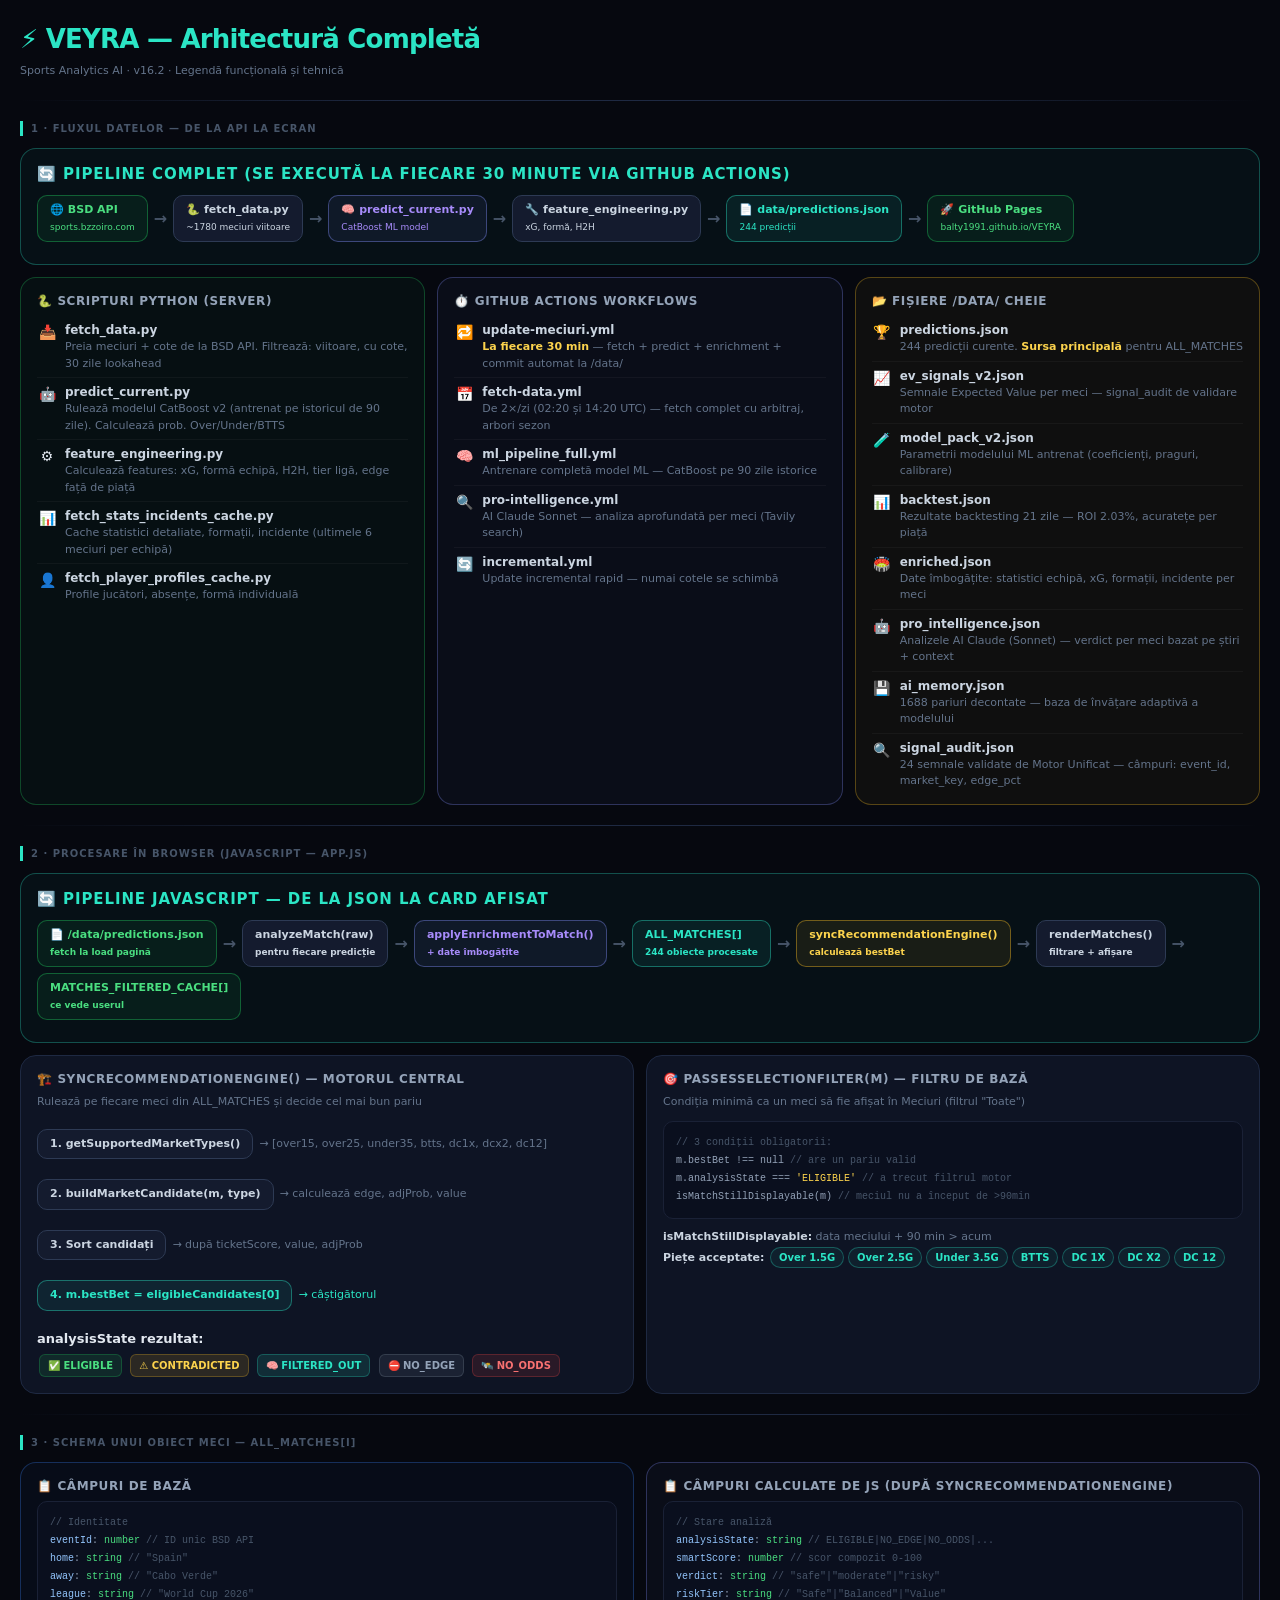
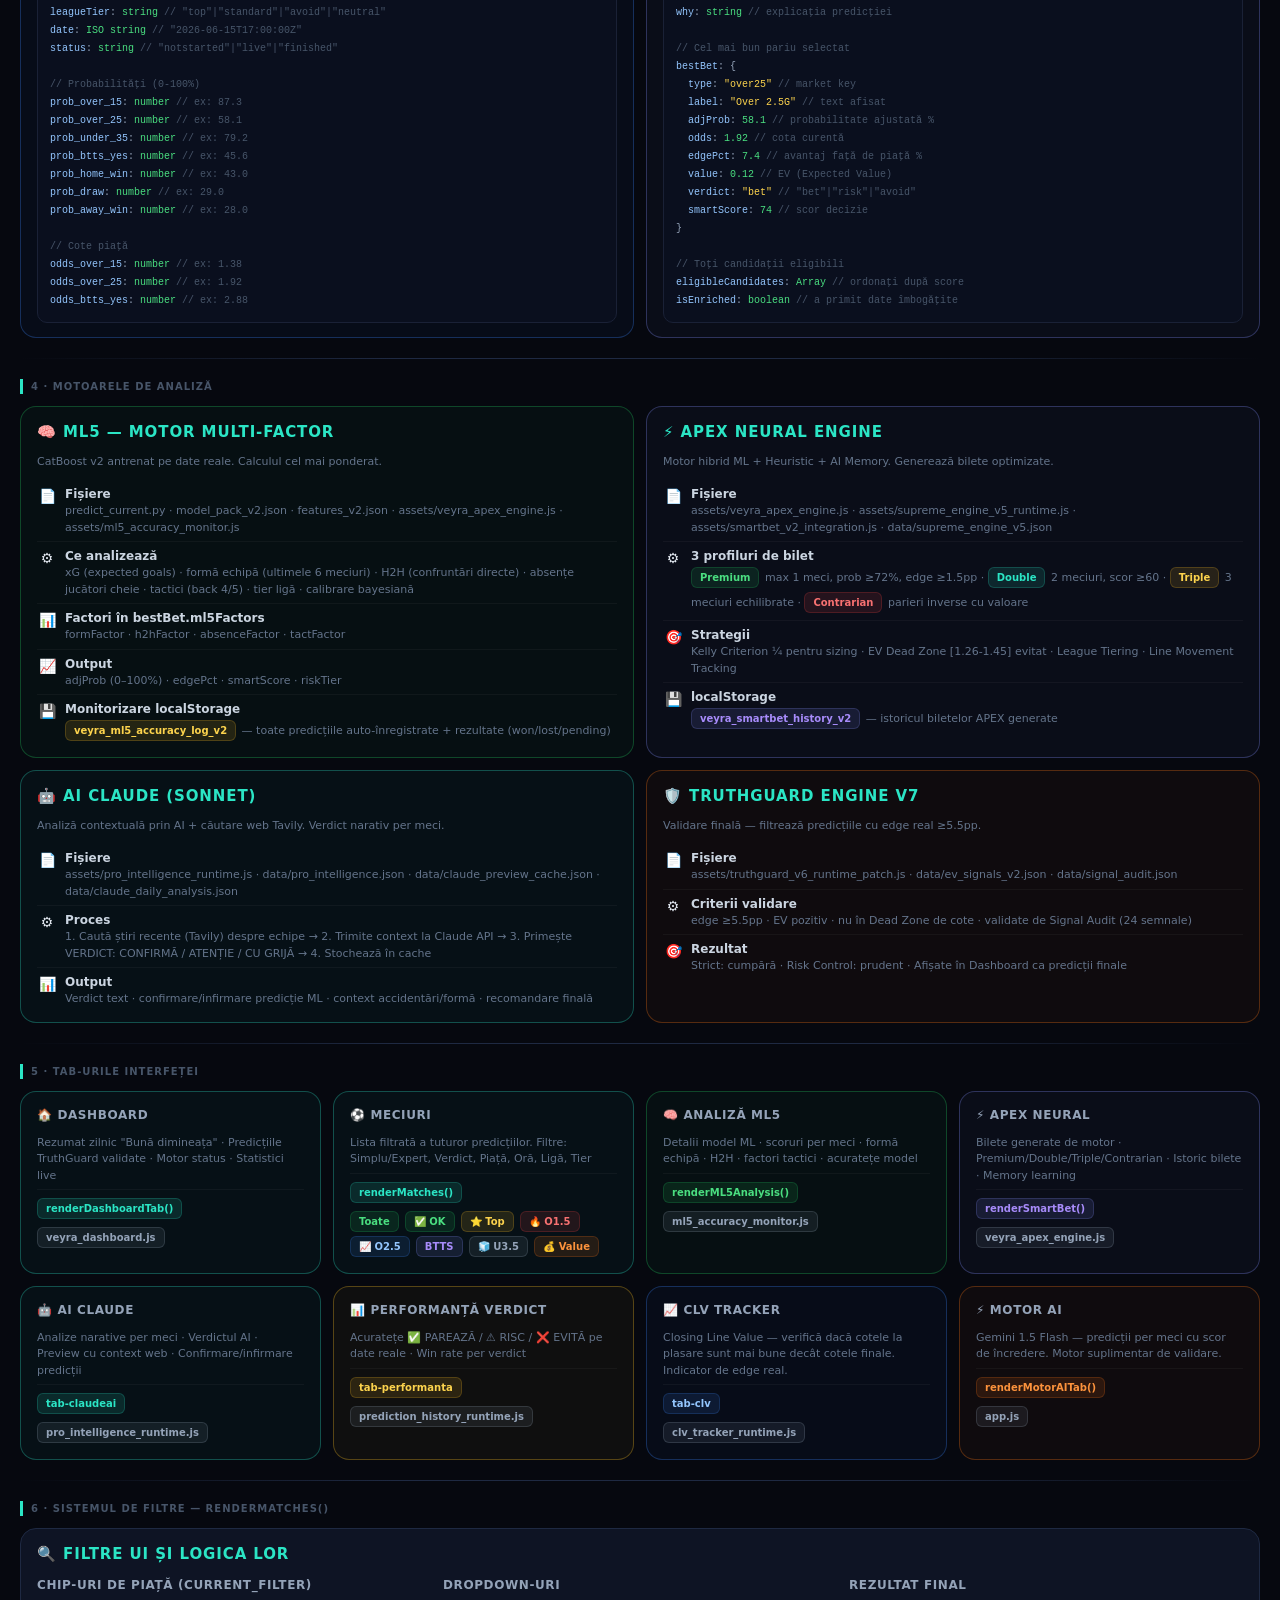
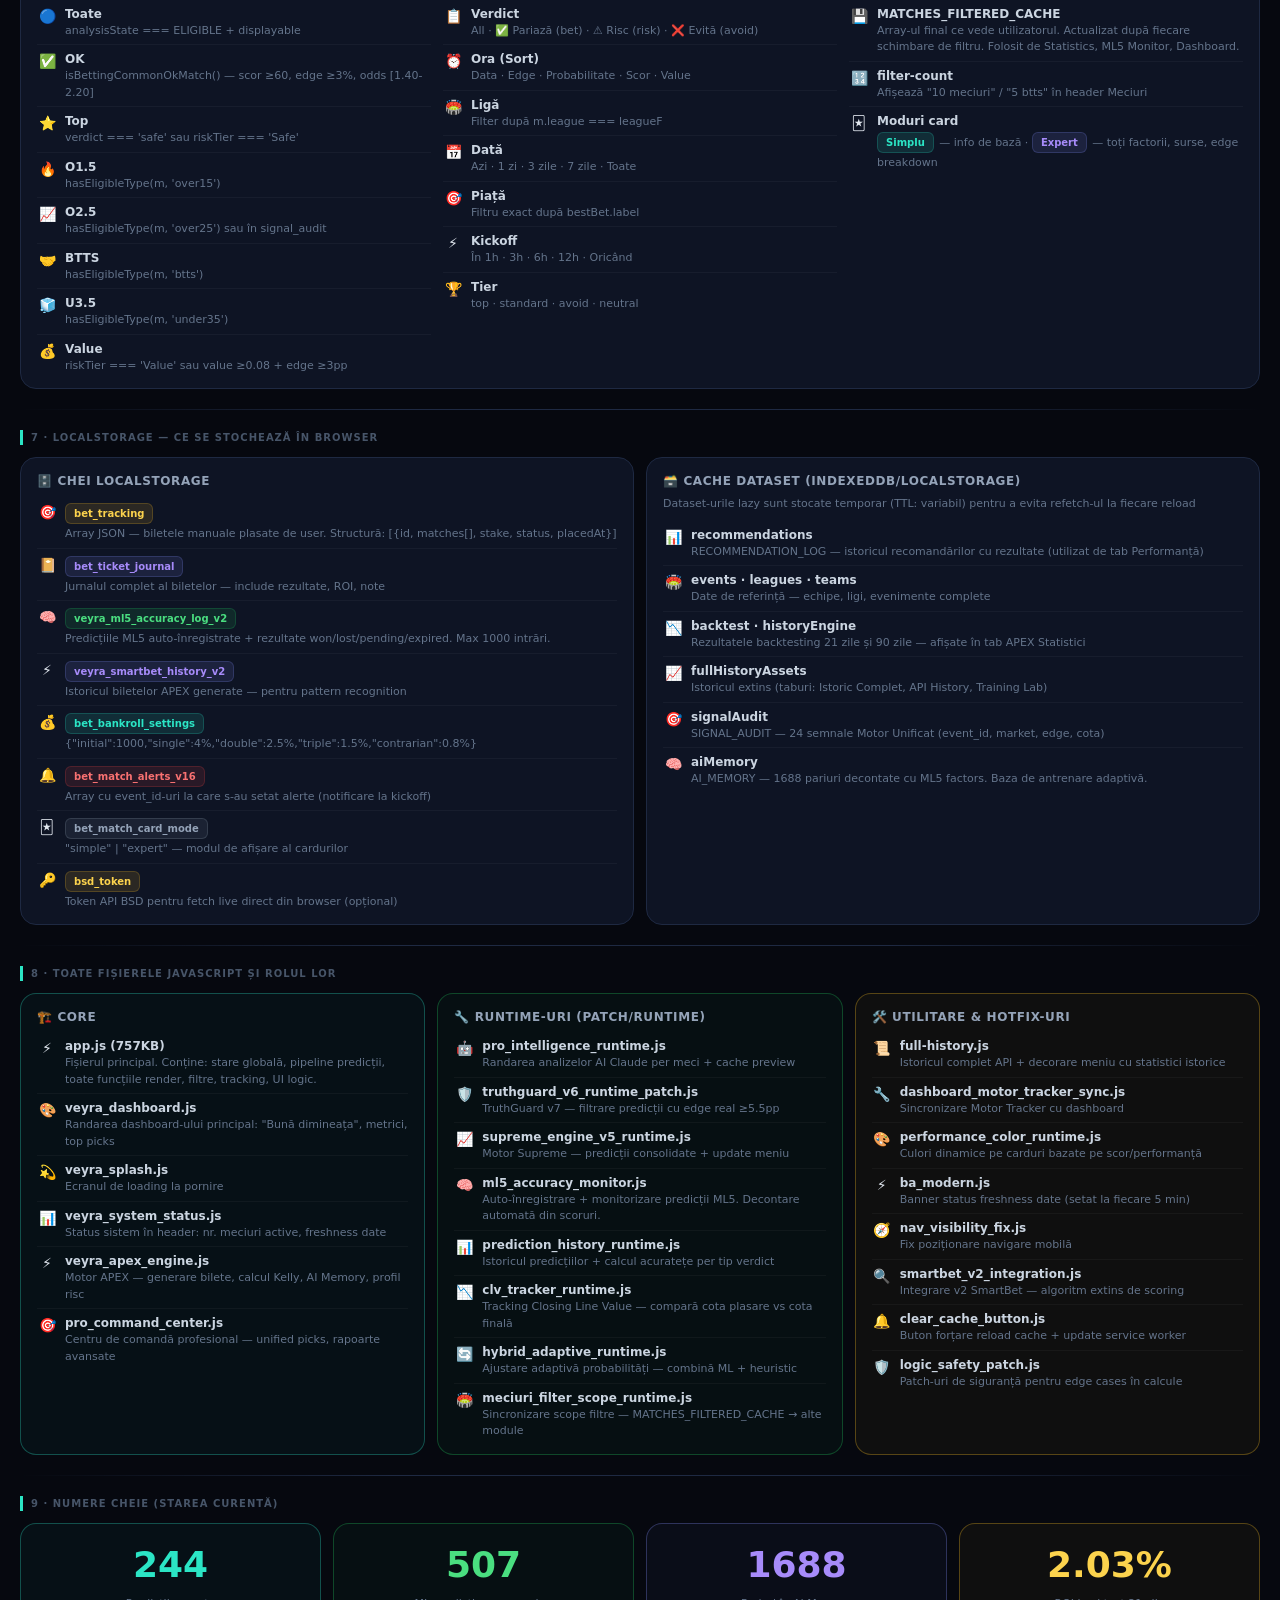
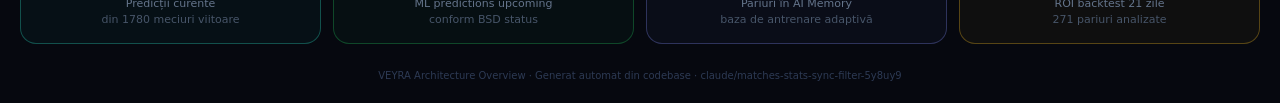
<file: arhitectura_veyra.html>
<!DOCTYPE html>
<html lang="ro">
<head>
<meta charset="UTF-8"/>
<meta name="viewport" content="width=device-width,initial-scale=1.0"/>
<title>VEYRA — Arhitectură & Legendă</title>
<style>
*{box-sizing:border-box;margin:0;padding:0}
body{background:#06080F;color:#E2E8F0;font-family:'Segoe UI',system-ui,sans-serif;font-size:13px;line-height:1.5;padding:20px}
h1{font-size:26px;font-weight:900;color:#2BE5C5;margin-bottom:4px;letter-spacing:-.03em}
h2{font-size:15px;font-weight:800;color:#2BE5C5;margin-bottom:10px;text-transform:uppercase;letter-spacing:.06em}
h3{font-size:12px;font-weight:700;color:#94A3B8;text-transform:uppercase;letter-spacing:.05em;margin-bottom:6px}
.sub{font-size:11px;color:#64748B;margin-bottom:20px}
.grid{display:grid;gap:12px}
.grid-2{grid-template-columns:1fr 1fr}
.grid-3{grid-template-columns:1fr 1fr 1fr}
.grid-4{grid-template-columns:repeat(4,1fr)}
@media(max-width:900px){.grid-2,.grid-3,.grid-4{grid-template-columns:1fr}}

/* Cards */
.card{background:#0E1424;border:1px solid #1E2942;border-radius:16px;padding:14px 16px}
.card.accent-green{border-color:rgba(34,197,94,.3);background:rgba(34,197,94,.04)}
.card.accent-cyan{border-color:rgba(43,229,197,.3);background:rgba(43,229,197,.04)}
.card.accent-purple{border-color:rgba(129,140,248,.3);background:rgba(129,140,248,.04)}
.card.accent-yellow{border-color:rgba(251,191,36,.3);background:rgba(251,191,36,.04)}
.card.accent-red{border-color:rgba(239,68,68,.3);background:rgba(239,68,68,.04)}
.card.accent-blue{border-color:rgba(59,130,246,.3);background:rgba(59,130,246,.04)}
.card.accent-orange{border-color:rgba(249,115,22,.3);background:rgba(249,115,22,.04)}

/* Flow */
.flow{display:flex;align-items:center;flex-wrap:wrap;gap:6px;margin:8px 0}
.step{background:#141B2E;border:1px solid #2D3A54;border-radius:10px;padding:6px 12px;font-size:11px;font-weight:700;color:#CBD5E1;white-space:nowrap}
.step.green{border-color:rgba(34,197,94,.4);color:#4ADE80;background:rgba(34,197,94,.08)}
.step.cyan{border-color:rgba(43,229,197,.4);color:#2BE5C5;background:rgba(43,229,197,.08)}
.step.purple{border-color:rgba(129,140,248,.4);color:#A78BFA;background:rgba(129,140,248,.08)}
.step.yellow{border-color:rgba(251,191,36,.4);color:#FCD34D;background:rgba(251,191,36,.08)}
.step.red{border-color:rgba(239,68,68,.4);color:#F87171;background:rgba(239,68,68,.08)}
.step.blue{border-color:rgba(59,130,246,.4);color:#93C5FD;background:rgba(59,130,246,.08)}
.arrow{color:#475569;font-size:16px;font-weight:900}

/* Tags */
.tag{display:inline-block;padding:2px 8px;border-radius:6px;font-size:10px;font-weight:700;margin:2px 2px 2px 0}
.tag-green{background:rgba(34,197,94,.12);color:#4ADE80;border:1px solid rgba(34,197,94,.2)}
.tag-cyan{background:rgba(43,229,197,.12);color:#2BE5C5;border:1px solid rgba(43,229,197,.2)}
.tag-purple{background:rgba(129,140,248,.12);color:#A78BFA;border:1px solid rgba(129,140,248,.2)}
.tag-yellow{background:rgba(251,191,36,.12);color:#FCD34D;border:1px solid rgba(251,191,36,.2)}
.tag-red{background:rgba(239,68,68,.12);color:#F87171;border:1px solid rgba(239,68,68,.2)}
.tag-blue{background:rgba(59,130,246,.12);color:#93C5FD;border:1px solid rgba(59,130,246,.2)}
.tag-gray{background:rgba(148,163,184,.1);color:#94A3B8;border:1px solid rgba(148,163,184,.2)}
.tag-orange{background:rgba(249,115,22,.12);color:#FB923C;border:1px solid rgba(249,115,22,.2)}

/* Items */
.item{padding:5px 0;border-bottom:1px solid rgba(255,255,255,.04);display:flex;align-items:flex-start;gap:8px}
.item:last-child{border-bottom:none;padding-bottom:0}
.item-icon{font-size:14px;flex-shrink:0;width:20px;text-align:center;margin-top:1px}
.item-text{}
.item-title{font-weight:700;color:#CBD5E1;font-size:12px}
.item-sub{color:#64748B;font-size:11px}

/* Section sep */
.sep{height:1px;background:linear-gradient(90deg,transparent,#1E2942 30%,#1E2942 70%,transparent);margin:20px 0}
.section-label{font-size:10px;font-weight:800;color:#475569;text-transform:uppercase;letter-spacing:.1em;margin-bottom:12px;padding-left:4px;border-left:3px solid #2BE5C5;padding-left:8px}

/* Schema obiect */
.schema{background:#0A0F1E;border-radius:10px;padding:12px;font-family:'Consolas',monospace;font-size:10px;color:#94A3B8;line-height:1.8;border:1px solid #1A2136;overflow-x:auto}
.schema .key{color:#93C5FD}
.schema .type{color:#4ADE80}
.schema .comment{color:#475569}
.schema .val{color:#FCD34D}

/* State badge */
.state{display:inline-flex;align-items:center;gap:4px;padding:3px 8px;border-radius:6px;font-size:10px;font-weight:800;margin:2px}
.state-ok{background:rgba(34,197,94,.12);color:#4ADE80;border:1px solid rgba(34,197,94,.25)}
.state-warn{background:rgba(251,191,36,.12);color:#FCD34D;border:1px solid rgba(251,191,36,.25)}
.state-no{background:rgba(239,68,68,.12);color:#F87171;border:1px solid rgba(239,68,68,.25)}
.state-filter{background:rgba(43,229,197,.12);color:#2BE5C5;border:1px solid rgba(43,229,197,.25)}
.state-edge{background:rgba(148,163,184,.1);color:#94A3B8;border:1px solid rgba(148,163,184,.2)}

/* Market chips */
.mkt{display:inline-block;padding:2px 8px;border-radius:20px;font-size:10px;font-weight:700;margin:2px;border:1px solid rgba(43,229,197,.3);color:#2BE5C5;background:rgba(43,229,197,.06)}
</style>
</head>
<body>

<h1>⚡ VEYRA — Arhitectură Completă</h1>
<p class="sub">Sports Analytics AI · v16.2 · Legendă funcțională și tehnică</p>

<!-- ═══ 1. FLUXUL PRINCIPAL ═══ -->
<div class="sep"></div>
<div class="section-label">1 · Fluxul datelor — de la API la ecran</div>

<div class="card accent-cyan" style="margin-bottom:12px">
  <h2>🔄 Pipeline complet (se execută la fiecare 30 minute via GitHub Actions)</h2>
  <div class="flow">
    <div class="step green">🌐 BSD API<br><span style="font-weight:400;font-size:9px">sports.bzzoiro.com</span></div>
    <div class="arrow">→</div>
    <div class="step">🐍 fetch_data.py<br><span style="font-weight:400;font-size:9px">~1780 meciuri viitoare</span></div>
    <div class="arrow">→</div>
    <div class="step purple">🧠 predict_current.py<br><span style="font-weight:400;font-size:9px">CatBoost ML model</span></div>
    <div class="arrow">→</div>
    <div class="step">🔧 feature_engineering.py<br><span style="font-weight:400;font-size:9px">xG, formă, H2H</span></div>
    <div class="arrow">→</div>
    <div class="step cyan">📄 data/predictions.json<br><span style="font-weight:400;font-size:9px">244 predicții</span></div>
    <div class="arrow">→</div>
    <div class="step green">🚀 GitHub Pages<br><span style="font-weight:400;font-size:9px">balty1991.github.io/VEYRA</span></div>
  </div>
</div>

<div class="grid grid-3" style="margin-bottom:12px">
  <div class="card accent-green">
    <h3>🐍 Scripturi Python (server)</h3>
    <div class="item"><div class="item-icon">📥</div><div class="item-text"><div class="item-title">fetch_data.py</div><div class="item-sub">Preia meciuri + cote de la BSD API. Filtrează: viitoare, cu cote, 30 zile lookahead</div></div></div>
    <div class="item"><div class="item-icon">🤖</div><div class="item-text"><div class="item-title">predict_current.py</div><div class="item-sub">Rulează modelul CatBoost v2 (antrenat pe istoricul de 90 zile). Calculează prob. Over/Under/BTTS</div></div></div>
    <div class="item"><div class="item-icon">⚙️</div><div class="item-text"><div class="item-title">feature_engineering.py</div><div class="item-sub">Calculează features: xG, formă echipă, H2H, tier ligă, edge față de piață</div></div></div>
    <div class="item"><div class="item-icon">📊</div><div class="item-text"><div class="item-title">fetch_stats_incidents_cache.py</div><div class="item-sub">Cache statistici detaliate, formații, incidente (ultimele 6 meciuri per echipă)</div></div></div>
    <div class="item"><div class="item-icon">👤</div><div class="item-text"><div class="item-title">fetch_player_profiles_cache.py</div><div class="item-sub">Profile jucători, absențe, formă individuală</div></div></div>
  </div>

  <div class="card accent-purple">
    <h3>⏱️ GitHub Actions Workflows</h3>
    <div class="item"><div class="item-icon">🔁</div><div class="item-text"><div class="item-title">update-meciuri.yml</div><div class="item-sub"><strong style="color:#FCD34D">La fiecare 30 min</strong> — fetch + predict + enrichment + commit automat la /data/</div></div></div>
    <div class="item"><div class="item-icon">📅</div><div class="item-text"><div class="item-title">fetch-data.yml</div><div class="item-sub">De 2×/zi (02:20 și 14:20 UTC) — fetch complet cu arbitraj, arbori sezon</div></div></div>
    <div class="item"><div class="item-icon">🧠</div><div class="item-text"><div class="item-title">ml_pipeline_full.yml</div><div class="item-sub">Antrenare completă model ML — CatBoost pe 90 zile istorice</div></div></div>
    <div class="item"><div class="item-icon">🔍</div><div class="item-text"><div class="item-title">pro-intelligence.yml</div><div class="item-sub">AI Claude Sonnet — analiza aprofundată per meci (Tavily search)</div></div></div>
    <div class="item"><div class="item-icon">🔄</div><div class="item-text"><div class="item-title">incremental.yml</div><div class="item-sub">Update incremental rapid — numai cotele se schimbă</div></div></div>
  </div>

  <div class="card accent-yellow">
    <h3>📂 Fișiere /data/ cheie</h3>
    <div class="item"><div class="item-icon">🏆</div><div class="item-text"><div class="item-title">predictions.json</div><div class="item-sub">244 predicții curente. <strong style="color:#FCD34D">Sursa principală</strong> pentru ALL_MATCHES</div></div></div>
    <div class="item"><div class="item-icon">📈</div><div class="item-text"><div class="item-title">ev_signals_v2.json</div><div class="item-sub">Semnale Expected Value per meci — signal_audit de validare motor</div></div></div>
    <div class="item"><div class="item-icon">🧪</div><div class="item-text"><div class="item-title">model_pack_v2.json</div><div class="item-sub">Parametrii modelului ML antrenat (coeficienți, praguri, calibrare)</div></div></div>
    <div class="item"><div class="item-icon">📊</div><div class="item-text"><div class="item-title">backtest.json</div><div class="item-sub">Rezultate backtesting 21 zile — ROI 2.03%, acuratețe per piață</div></div></div>
    <div class="item"><div class="item-icon">🏟️</div><div class="item-text"><div class="item-title">enriched.json</div><div class="item-sub">Date îmbogățite: statistici echipă, xG, formații, incidente per meci</div></div></div>
    <div class="item"><div class="item-icon">🤖</div><div class="item-text"><div class="item-title">pro_intelligence.json</div><div class="item-sub">Analizele AI Claude (Sonnet) — verdict per meci bazat pe știri + context</div></div></div>
    <div class="item"><div class="item-icon">💾</div><div class="item-text"><div class="item-title">ai_memory.json</div><div class="item-sub">1688 pariuri decontate — baza de învățare adaptivă a modelului</div></div></div>
    <div class="item"><div class="item-icon">🔍</div><div class="item-text"><div class="item-title">signal_audit.json</div><div class="item-sub">24 semnale validate de Motor Unificat — câmpuri: event_id, market_key, edge_pct</div></div></div>
  </div>
</div>

<!-- ═══ 2. PROCESARE ÎN BROWSER ═══ -->
<div class="sep"></div>
<div class="section-label">2 · Procesare în browser (JavaScript — app.js)</div>

<div class="card accent-cyan" style="margin-bottom:12px">
  <h2>🔄 Pipeline JavaScript — de la JSON la card afisat</h2>
  <div class="flow">
    <div class="step green">📄 /data/predictions.json<br><span style="font-size:9px">fetch la load pagină</span></div>
    <div class="arrow">→</div>
    <div class="step">analyzeMatch(raw)<br><span style="font-size:9px">pentru fiecare predicție</span></div>
    <div class="arrow">→</div>
    <div class="step purple">applyEnrichmentToMatch()<br><span style="font-size:9px">+ date îmbogățite</span></div>
    <div class="arrow">→</div>
    <div class="step cyan">ALL_MATCHES[]<br><span style="font-size:9px">244 obiecte procesate</span></div>
    <div class="arrow">→</div>
    <div class="step yellow">syncRecommendationEngine()<br><span style="font-size:9px">calculează bestBet</span></div>
    <div class="arrow">→</div>
    <div class="step">renderMatches()<br><span style="font-size:9px">filtrare + afișare</span></div>
    <div class="arrow">→</div>
    <div class="step green">MATCHES_FILTERED_CACHE[]<br><span style="font-size:9px">ce vede userul</span></div>
  </div>
</div>

<div class="grid grid-2" style="margin-bottom:12px">
  <div class="card">
    <h3>🏗️ syncRecommendationEngine() — motorul central</h3>
    <p style="color:#64748B;font-size:11px;margin-bottom:10px">Rulează pe fiecare meci din ALL_MATCHES și decide cel mai bun pariu</p>
    <div class="flow" style="flex-direction:column;align-items:flex-start;gap:4px">
      <div class="flow"><div class="step">1. getSupportedMarketTypes()</div><span style="color:#64748B;font-size:11px">→ [over15, over25, under35, btts, dc1x, dcx2, dc12]</span></div>
      <div class="flow"><div class="step">2. buildMarketCandidate(m, type)</div><span style="color:#64748B;font-size:11px">→ calculează edge, adjProb, value</span></div>
      <div class="flow"><div class="step">3. Sort candidați</div><span style="color:#64748B;font-size:11px">→ după ticketScore, value, adjProb</span></div>
      <div class="flow"><div class="step cyan">4. m.bestBet = eligibleCandidates[0]</div><span style="color:#2BE5C5;font-size:11px">→ câștigătorul</span></div>
    </div>
    <div style="margin-top:10px">
      <div><strong>analysisState rezultat:</strong></div>
      <div style="margin-top:4px">
        <span class="state state-ok">✅ ELIGIBLE</span>
        <span class="state state-warn">⚠️ CONTRADICTED</span>
        <span class="state state-filter">🧠 FILTERED_OUT</span>
        <span class="state state-edge">⛔ NO_EDGE</span>
        <span class="state state-no">🛰️ NO_ODDS</span>
      </div>
    </div>
  </div>

  <div class="card">
    <h3>🎯 passesSelectionFilter(m) — filtru de bază</h3>
    <p style="color:#64748B;font-size:11px;margin-bottom:10px">Condiția minimă ca un meci să fie afișat în Meciuri (filtrul "Toate")</p>
    <div class="schema">
      <span class="comment">// 3 condiții obligatorii:</span><br>
      m.bestBet !== null          <span class="comment">// are un pariu valid</span><br>
      m.analysisState === <span class="val">'ELIGIBLE'</span> <span class="comment">// a trecut filtrul motor</span><br>
      isMatchStillDisplayable(m)  <span class="comment">// meciul nu a început de >90min</span>
    </div>
    <div style="margin-top:10px;font-size:11px;color:#64748B">
      <strong style="color:#CBD5E1">isMatchStillDisplayable:</strong> data meciului + 90 min &gt; acum<br>
      <strong style="color:#CBD5E1">Piețe acceptate:</strong>
      <span class="mkt">Over 1.5G</span><span class="mkt">Over 2.5G</span><span class="mkt">Under 3.5G</span><span class="mkt">BTTS</span><span class="mkt">DC 1X</span><span class="mkt">DC X2</span><span class="mkt">DC 12</span>
    </div>
  </div>
</div>

<!-- ═══ 3. SCHEMA OBIECT MECI ═══ -->
<div class="sep"></div>
<div class="section-label">3 · Schema unui obiect meci — ALL_MATCHES[i]</div>

<div class="grid grid-2" style="margin-bottom:12px">
  <div class="card accent-blue">
    <h3>📋 Câmpuri de bază</h3>
    <div class="schema">
      <span class="comment">// Identitate</span><br>
      <span class="key">eventId</span>: <span class="type">number</span>        <span class="comment">// ID unic BSD API</span><br>
      <span class="key">home</span>: <span class="type">string</span>           <span class="comment">// "Spain"</span><br>
      <span class="key">away</span>: <span class="type">string</span>           <span class="comment">// "Cabo Verde"</span><br>
      <span class="key">league</span>: <span class="type">string</span>         <span class="comment">// "World Cup 2026"</span><br>
      <span class="key">leagueTier</span>: <span class="type">string</span>     <span class="comment">// "top"|"standard"|"avoid"|"neutral"</span><br>
      <span class="key">date</span>: <span class="type">ISO string</span>      <span class="comment">// "2026-06-15T17:00:00Z"</span><br>
      <span class="key">status</span>: <span class="type">string</span>         <span class="comment">// "notstarted"|"live"|"finished"</span><br>
      <br>
      <span class="comment">// Probabilități (0-100%)</span><br>
      <span class="key">prob_over_15</span>: <span class="type">number</span>   <span class="comment">// ex: 87.3</span><br>
      <span class="key">prob_over_25</span>: <span class="type">number</span>   <span class="comment">// ex: 58.1</span><br>
      <span class="key">prob_under_35</span>: <span class="type">number</span>  <span class="comment">// ex: 79.2</span><br>
      <span class="key">prob_btts_yes</span>: <span class="type">number</span>  <span class="comment">// ex: 45.6</span><br>
      <span class="key">prob_home_win</span>: <span class="type">number</span>  <span class="comment">// ex: 43.0</span><br>
      <span class="key">prob_draw</span>: <span class="type">number</span>       <span class="comment">// ex: 29.0</span><br>
      <span class="key">prob_away_win</span>: <span class="type">number</span>  <span class="comment">// ex: 28.0</span><br>
      <br>
      <span class="comment">// Cote piață</span><br>
      <span class="key">odds_over_15</span>: <span class="type">number</span>   <span class="comment">// ex: 1.38</span><br>
      <span class="key">odds_over_25</span>: <span class="type">number</span>   <span class="comment">// ex: 1.92</span><br>
      <span class="key">odds_btts_yes</span>: <span class="type">number</span>  <span class="comment">// ex: 2.88</span><br>
    </div>
  </div>

  <div class="card accent-purple">
    <h3>📋 Câmpuri calculate de JS (după syncRecommendationEngine)</h3>
    <div class="schema">
      <span class="comment">// Stare analiză</span><br>
      <span class="key">analysisState</span>: <span class="type">string</span>  <span class="comment">// ELIGIBLE|NO_EDGE|NO_ODDS|...</span><br>
      <span class="key">smartScore</span>: <span class="type">number</span>     <span class="comment">// scor compozit 0-100</span><br>
      <span class="key">verdict</span>: <span class="type">string</span>        <span class="comment">// "safe"|"moderate"|"risky"</span><br>
      <span class="key">riskTier</span>: <span class="type">string</span>       <span class="comment">// "Safe"|"Balanced"|"Value"</span><br>
      <span class="key">why</span>: <span class="type">string</span>           <span class="comment">// explicația predicției</span><br>
      <br>
      <span class="comment">// Cel mai bun pariu selectat</span><br>
      <span class="key">bestBet</span>: {<br>
        &nbsp;&nbsp;<span class="key">type</span>: <span class="val">"over25"</span>     <span class="comment">// market key</span><br>
        &nbsp;&nbsp;<span class="key">label</span>: <span class="val">"Over 2.5G"</span> <span class="comment">// text afisat</span><br>
        &nbsp;&nbsp;<span class="key">adjProb</span>: <span class="type">58.1</span>    <span class="comment">// probabilitate ajustată %</span><br>
        &nbsp;&nbsp;<span class="key">odds</span>: <span class="type">1.92</span>        <span class="comment">// cota curentă</span><br>
        &nbsp;&nbsp;<span class="key">edgePct</span>: <span class="type">7.4</span>     <span class="comment">// avantaj față de piață %</span><br>
        &nbsp;&nbsp;<span class="key">value</span>: <span class="type">0.12</span>       <span class="comment">// EV (Expected Value)</span><br>
        &nbsp;&nbsp;<span class="key">verdict</span>: <span class="val">"bet"</span>   <span class="comment">// "bet"|"risk"|"avoid"</span><br>
        &nbsp;&nbsp;<span class="key">smartScore</span>: <span class="type">74</span>  <span class="comment">// scor decizie</span><br>
      }<br>
      <br>
      <span class="comment">// Toți candidații eligibili</span><br>
      <span class="key">eligibleCandidates</span>: <span class="type">Array</span> <span class="comment">// ordonați după score</span><br>
      <span class="key">isEnriched</span>: <span class="type">boolean</span>    <span class="comment">// a primit date îmbogățite</span><br>
    </div>
  </div>
</div>

<!-- ═══ 4. MOTOARE DE ANALIZĂ ═══ -->
<div class="sep"></div>
<div class="section-label">4 · Motoarele de Analiză</div>

<div class="grid grid-2" style="margin-bottom:12px">

  <div class="card accent-green">
    <h2>🧠 ML5 — Motor Multi-Factor</h2>
    <p style="color:#64748B;font-size:11px;margin-bottom:10px">CatBoost v2 antrenat pe date reale. Calculul cel mai ponderat.</p>
    <div class="item"><div class="item-icon">📄</div><div class="item-text"><div class="item-title">Fișiere</div><div class="item-sub">predict_current.py · model_pack_v2.json · features_v2.json · assets/veyra_apex_engine.js · assets/ml5_accuracy_monitor.js</div></div></div>
    <div class="item"><div class="item-icon">⚙️</div><div class="item-text"><div class="item-title">Ce analizează</div><div class="item-sub">xG (expected goals) · formă echipă (ultimele 6 meciuri) · H2H (confruntări directe) · absențe jucători cheie · tactici (back 4/5) · tier ligă · calibrare bayesiană</div></div></div>
    <div class="item"><div class="item-icon">📊</div><div class="item-text"><div class="item-title">Factori în bestBet.ml5Factors</div><div class="item-sub">formFactor · h2hFactor · absenceFactor · tactFactor</div></div></div>
    <div class="item"><div class="item-icon">📈</div><div class="item-text"><div class="item-title">Output</div><div class="item-sub">adjProb (0–100%) · edgePct · smartScore · riskTier</div></div></div>
    <div class="item"><div class="item-icon">💾</div><div class="item-text"><div class="item-title">Monitorizare localStorage</div><div class="item-sub"><span class="tag tag-yellow">veyra_ml5_accuracy_log_v2</span> — toate predicțiile auto-înregistrate + rezultate (won/lost/pending)</div></div></div>
  </div>

  <div class="card accent-purple">
    <h2>⚡ APEX Neural Engine</h2>
    <p style="color:#64748B;font-size:11px;margin-bottom:10px">Motor hibrid ML + Heuristic + AI Memory. Generează bilete optimizate.</p>
    <div class="item"><div class="item-icon">📄</div><div class="item-text"><div class="item-title">Fișiere</div><div class="item-sub">assets/veyra_apex_engine.js · assets/supreme_engine_v5_runtime.js · assets/smartbet_v2_integration.js · data/supreme_engine_v5.json</div></div></div>
    <div class="item"><div class="item-icon">⚙️</div><div class="item-text"><div class="item-title">3 profiluri de bilet</div><div class="item-sub"><span class="tag tag-green">Premium</span> max 1 meci, prob ≥72%, edge ≥1.5pp · <span class="tag tag-cyan">Double</span> 2 meciuri, scor ≥60 · <span class="tag tag-yellow">Triple</span> 3 meciuri echilibrate · <span class="tag tag-red">Contrarian</span> parieri inverse cu valoare</div></div></div>
    <div class="item"><div class="item-icon">🎯</div><div class="item-text"><div class="item-title">Strategii</div><div class="item-sub">Kelly Criterion ¼ pentru sizing · EV Dead Zone [1.26-1.45] evitat · League Tiering · Line Movement Tracking</div></div></div>
    <div class="item"><div class="item-icon">💾</div><div class="item-text"><div class="item-title">localStorage</div><div class="item-sub"><span class="tag tag-purple">veyra_smartbet_history_v2</span> — istoricul biletelor APEX generate</div></div></div>
  </div>

  <div class="card accent-cyan">
    <h2>🤖 AI Claude (Sonnet)</h2>
    <p style="color:#64748B;font-size:11px;margin-bottom:10px">Analiză contextuală prin AI + căutare web Tavily. Verdict narativ per meci.</p>
    <div class="item"><div class="item-icon">📄</div><div class="item-text"><div class="item-title">Fișiere</div><div class="item-sub">assets/pro_intelligence_runtime.js · data/pro_intelligence.json · data/claude_preview_cache.json · data/claude_daily_analysis.json</div></div></div>
    <div class="item"><div class="item-icon">⚙️</div><div class="item-text"><div class="item-title">Proces</div><div class="item-sub">1. Caută știri recente (Tavily) despre echipe → 2. Trimite context la Claude API → 3. Primește VERDICT: CONFIRMĂ / ATENȚIE / CU GRIJĂ → 4. Stochează în cache</div></div></div>
    <div class="item"><div class="item-icon">📊</div><div class="item-text"><div class="item-title">Output</div><div class="item-sub">Verdict text · confirmare/infirmare predicție ML · context accidentări/formă · recomandare finală</div></div></div>
  </div>

  <div class="card accent-orange">
    <h2>🛡️ TruthGuard Engine v7</h2>
    <p style="color:#64748B;font-size:11px;margin-bottom:10px">Validare finală — filtrează predicțiile cu edge real ≥5.5pp.</p>
    <div class="item"><div class="item-icon">📄</div><div class="item-text"><div class="item-title">Fișiere</div><div class="item-sub">assets/truthguard_v6_runtime_patch.js · data/ev_signals_v2.json · data/signal_audit.json</div></div></div>
    <div class="item"><div class="item-icon">⚙️</div><div class="item-text"><div class="item-title">Criterii validare</div><div class="item-sub">edge ≥5.5pp · EV pozitiv · nu în Dead Zone de cote · validate de Signal Audit (24 semnale)</div></div></div>
    <div class="item"><div class="item-icon">🎯</div><div class="item-text"><div class="item-title">Rezultat</div><div class="item-sub">Strict: cumpără · Risk Control: prudent · Afișate în Dashboard ca predicții finale</div></div></div>
  </div>
</div>

<!-- ═══ 5. TAB-URI UI ═══ -->
<div class="sep"></div>
<div class="section-label">5 · Tab-urile interfeței</div>

<div class="grid grid-4" style="margin-bottom:12px">
  <div class="card accent-cyan">
    <h3>🏠 Dashboard</h3>
    <div class="item"><div class="item-text"><div class="item-sub">Rezumat zilnic "Bună dimineața" · Predicțiile TruthGuard validate · Motor status · Statistici live</div></div></div>
    <div style="margin-top:6px"><span class="tag tag-cyan">renderDashboardTab()</span></div>
    <div style="margin-top:4px"><span class="tag tag-gray">veyra_dashboard.js</span></div>
  </div>

  <div class="card accent-cyan">
    <h3>⚽ Meciuri</h3>
    <div class="item"><div class="item-text"><div class="item-sub">Lista filtrată a tuturor predicțiilor. Filtre: Simplu/Expert, Verdict, Piață, Oră, Ligă, Tier</div></div></div>
    <div style="margin-top:6px"><span class="tag tag-cyan">renderMatches()</span></div>
    <div style="margin-top:4px">
      <span class="tag tag-green">Toate</span>
      <span class="tag tag-green">✅ OK</span>
      <span class="tag tag-yellow">⭐ Top</span>
      <span class="tag tag-red">🔥 O1.5</span>
      <span class="tag tag-blue">📈 O2.5</span>
      <span class="tag tag-purple">BTTS</span>
      <span class="tag tag-gray">🧊 U3.5</span>
      <span class="tag tag-orange">💰 Value</span>
    </div>
  </div>

  <div class="card accent-green">
    <h3>🧠 Analiză ML5</h3>
    <div class="item"><div class="item-text"><div class="item-sub">Detalii model ML · scoruri per meci · formă echipă · H2H · factori tactici · acuratețe model</div></div></div>
    <div style="margin-top:6px"><span class="tag tag-green">renderML5Analysis()</span></div>
    <div style="margin-top:4px"><span class="tag tag-gray">ml5_accuracy_monitor.js</span></div>
  </div>

  <div class="card accent-purple">
    <h3>⚡ APEX Neural</h3>
    <div class="item"><div class="item-text"><div class="item-sub">Bilete generate de motor · Premium/Double/Triple/Contrarian · Istoric bilete · Memory learning</div></div></div>
    <div style="margin-top:6px"><span class="tag tag-purple">renderSmartBet()</span></div>
    <div style="margin-top:4px"><span class="tag tag-gray">veyra_apex_engine.js</span></div>
  </div>

  <div class="card accent-cyan">
    <h3>🤖 AI Claude</h3>
    <div class="item"><div class="item-text"><div class="item-sub">Analize narative per meci · Verdictul AI · Preview cu context web · Confirmare/infirmare predicții</div></div></div>
    <div style="margin-top:6px"><span class="tag tag-cyan">tab-claudeai</span></div>
    <div style="margin-top:4px"><span class="tag tag-gray">pro_intelligence_runtime.js</span></div>
  </div>

  <div class="card accent-yellow">
    <h3>📊 Performanță Verdict</h3>
    <div class="item"><div class="item-text"><div class="item-sub">Acuratețe ✅ PAREAZĂ / ⚠️ RISC / ❌ EVITĂ pe date reale · Win rate per verdict</div></div></div>
    <div style="margin-top:6px"><span class="tag tag-yellow">tab-performanta</span></div>
    <div style="margin-top:4px"><span class="tag tag-gray">prediction_history_runtime.js</span></div>
  </div>

  <div class="card accent-blue">
    <h3>📈 CLV Tracker</h3>
    <div class="item"><div class="item-text"><div class="item-sub">Closing Line Value — verifică dacă cotele la plasare sunt mai bune decât cotele finale. Indicator de edge real.</div></div></div>
    <div style="margin-top:6px"><span class="tag tag-blue">tab-clv</span></div>
    <div style="margin-top:4px"><span class="tag tag-gray">clv_tracker_runtime.js</span></div>
  </div>

  <div class="card accent-orange">
    <h3>⚡ Motor AI</h3>
    <div class="item"><div class="item-text"><div class="item-sub">Gemini 1.5 Flash — predicții per meci cu scor de încredere. Motor suplimentar de validare.</div></div></div>
    <div style="margin-top:6px"><span class="tag tag-orange">renderMotorAITab()</span></div>
    <div style="margin-top:4px"><span class="tag tag-gray">app.js</span></div>
  </div>
</div>

<!-- ═══ 6. FILTRE MECIURI ═══ -->
<div class="sep"></div>
<div class="section-label">6 · Sistemul de filtre — renderMatches()</div>

<div class="card" style="margin-bottom:12px">
  <h2>🔍 Filtre UI și logica lor</h2>
  <div class="grid grid-3">
    <div>
      <h3>Chip-uri de piață (CURRENT_FILTER)</h3>
      <div class="item"><div class="item-icon">🔵</div><div class="item-text"><div class="item-title">Toate</div><div class="item-sub">analysisState === ELIGIBLE + displayable</div></div></div>
      <div class="item"><div class="item-icon">✅</div><div class="item-text"><div class="item-title">OK</div><div class="item-sub">isBettingCommonOkMatch() — scor ≥60, edge ≥3%, odds [1.40-2.20]</div></div></div>
      <div class="item"><div class="item-icon">⭐</div><div class="item-text"><div class="item-title">Top</div><div class="item-sub">verdict === 'safe' sau riskTier === 'Safe'</div></div></div>
      <div class="item"><div class="item-icon">🔥</div><div class="item-text"><div class="item-title">O1.5</div><div class="item-sub">hasEligibleType(m, 'over15')</div></div></div>
      <div class="item"><div class="item-icon">📈</div><div class="item-text"><div class="item-title">O2.5</div><div class="item-sub">hasEligibleType(m, 'over25') sau în signal_audit</div></div></div>
      <div class="item"><div class="item-icon">🤝</div><div class="item-text"><div class="item-title">BTTS</div><div class="item-sub">hasEligibleType(m, 'btts')</div></div></div>
      <div class="item"><div class="item-icon">🧊</div><div class="item-text"><div class="item-title">U3.5</div><div class="item-sub">hasEligibleType(m, 'under35')</div></div></div>
      <div class="item"><div class="item-icon">💰</div><div class="item-text"><div class="item-title">Value</div><div class="item-sub">riskTier === 'Value' sau value ≥0.08 + edge ≥3pp</div></div></div>
    </div>
    <div>
      <h3>Dropdown-uri</h3>
      <div class="item"><div class="item-icon">📋</div><div class="item-text"><div class="item-title">Verdict</div><div class="item-sub">All · ✅ Pariază (bet) · ⚠️ Risc (risk) · ❌ Evită (avoid)</div></div></div>
      <div class="item"><div class="item-icon">⏰</div><div class="item-text"><div class="item-title">Ora (Sort)</div><div class="item-sub">Data · Edge · Probabilitate · Scor · Value</div></div></div>
      <div class="item"><div class="item-icon">🏟️</div><div class="item-text"><div class="item-title">Ligă</div><div class="item-sub">Filter după m.league === leagueF</div></div></div>
      <div class="item"><div class="item-icon">📅</div><div class="item-text"><div class="item-title">Dată</div><div class="item-sub">Azi · 1 zi · 3 zile · 7 zile · Toate</div></div></div>
      <div class="item"><div class="item-icon">🎯</div><div class="item-text"><div class="item-title">Piață</div><div class="item-sub">Filtru exact după bestBet.label</div></div></div>
      <div class="item"><div class="item-icon">⚡</div><div class="item-text"><div class="item-title">Kickoff</div><div class="item-sub">În 1h · 3h · 6h · 12h · Oricând</div></div></div>
      <div class="item"><div class="item-icon">🏆</div><div class="item-text"><div class="item-title">Tier</div><div class="item-sub">top · standard · avoid · neutral</div></div></div>
    </div>
    <div>
      <h3>Rezultat final</h3>
      <div class="item"><div class="item-icon">💾</div><div class="item-text"><div class="item-title">MATCHES_FILTERED_CACHE</div><div class="item-sub">Array-ul final ce vede utilizatorul. Actualizat după fiecare schimbare de filtru. Folosit de Statistics, ML5 Monitor, Dashboard.</div></div></div>
      <div class="item"><div class="item-icon">🔢</div><div class="item-text"><div class="item-title">filter-count</div><div class="item-sub">Afișează "10 meciuri" / "5 btts" în header Meciuri</div></div></div>
      <div class="item"><div class="item-icon">🃏</div><div class="item-text"><div class="item-title">Moduri card</div><div class="item-sub"><span class="tag tag-cyan">Simplu</span> — info de bază · <span class="tag tag-purple">Expert</span> — toți factorii, surse, edge breakdown</div></div></div>
    </div>
  </div>
</div>

<!-- ═══ 7. STOCARE LOCALĂ ═══ -->
<div class="sep"></div>
<div class="section-label">7 · localStorage — Ce se stochează în browser</div>

<div class="grid grid-2" style="margin-bottom:12px">
  <div class="card">
    <h3>🗄️ Chei localStorage</h3>
    <div class="item"><div class="item-icon">🎯</div><div class="item-text"><div class="item-title"><span class="tag tag-yellow">bet_tracking</span></div><div class="item-sub">Array JSON — biletele manuale plasate de user. Structură: [{id, matches[], stake, status, placedAt}]</div></div></div>
    <div class="item"><div class="item-icon">📔</div><div class="item-text"><div class="item-title"><span class="tag tag-purple">bet_ticket_journal</span></div><div class="item-sub">Jurnalul complet al biletelor — include rezultate, ROI, note</div></div></div>
    <div class="item"><div class="item-icon">🧠</div><div class="item-text"><div class="item-title"><span class="tag tag-green">veyra_ml5_accuracy_log_v2</span></div><div class="item-sub">Predicțiile ML5 auto-înregistrate + rezultate won/lost/pending/expired. Max 1000 intrări.</div></div></div>
    <div class="item"><div class="item-icon">⚡</div><div class="item-text"><div class="item-title"><span class="tag tag-purple">veyra_smartbet_history_v2</span></div><div class="item-sub">Istoricul biletelor APEX generate — pentru pattern recognition</div></div></div>
    <div class="item"><div class="item-icon">💰</div><div class="item-text"><div class="item-title"><span class="tag tag-cyan">bet_bankroll_settings</span></div><div class="item-sub">{"initial":1000,"single":4%,"double":2.5%,"triple":1.5%,"contrarian":0.8%}</div></div></div>
    <div class="item"><div class="item-icon">🔔</div><div class="item-text"><div class="item-title"><span class="tag tag-red">bet_match_alerts_v16</span></div><div class="item-sub">Array cu event_id-uri la care s-au setat alerte (notificare la kickoff)</div></div></div>
    <div class="item"><div class="item-icon">🃏</div><div class="item-text"><div class="item-title"><span class="tag tag-gray">bet_match_card_mode</span></div><div class="item-sub">"simple" | "expert" — modul de afișare al cardurilor</div></div></div>
    <div class="item"><div class="item-icon">🔑</div><div class="item-text"><div class="item-title"><span class="tag tag-yellow">bsd_token</span></div><div class="item-sub">Token API BSD pentru fetch live direct din browser (opțional)</div></div></div>
  </div>

  <div class="card">
    <h3>🗃️ Cache dataset (IndexedDB/localStorage)</h3>
    <p style="color:#64748B;font-size:11px;margin-bottom:8px">Dataset-urile lazy sunt stocate temporar (TTL: variabil) pentru a evita refetch-ul la fiecare reload</p>
    <div class="item"><div class="item-icon">📊</div><div class="item-text"><div class="item-title">recommendations</div><div class="item-sub">RECOMMENDATION_LOG — istoricul recomandărilor cu rezultate (utilizat de tab Performanță)</div></div></div>
    <div class="item"><div class="item-icon">🏟️</div><div class="item-text"><div class="item-title">events · leagues · teams</div><div class="item-sub">Date de referință — echipe, ligi, evenimente complete</div></div></div>
    <div class="item"><div class="item-icon">📉</div><div class="item-text"><div class="item-title">backtest · historyEngine</div><div class="item-sub">Rezultatele backtesting 21 zile și 90 zile — afișate în tab APEX Statistici</div></div></div>
    <div class="item"><div class="item-icon">📈</div><div class="item-text"><div class="item-title">fullHistoryAssets</div><div class="item-sub">Istoricul extins (taburi: Istoric Complet, API History, Training Lab)</div></div></div>
    <div class="item"><div class="item-icon">🎯</div><div class="item-text"><div class="item-title">signalAudit</div><div class="item-sub">SIGNAL_AUDIT — 24 semnale Motor Unificat (event_id, market, edge, cota)</div></div></div>
    <div class="item"><div class="item-icon">🧠</div><div class="item-text"><div class="item-title">aiMemory</div><div class="item-sub">AI_MEMORY — 1688 pariuri decontate cu ML5 factors. Baza de antrenare adaptivă.</div></div></div>
  </div>
</div>

<!-- ═══ 8. FIȘIERE JS ═══ -->
<div class="sep"></div>
<div class="section-label">8 · Toate fișierele JavaScript și rolul lor</div>

<div class="grid grid-3" style="margin-bottom:12px">
  <div class="card accent-cyan">
    <h3>🏗️ Core</h3>
    <div class="item"><div class="item-icon">⚡</div><div class="item-text"><div class="item-title">app.js (757KB)</div><div class="item-sub">Fișierul principal. Conține: stare globală, pipeline predicții, toate funcțiile render, filtre, tracking, UI logic.</div></div></div>
    <div class="item"><div class="item-icon">🎨</div><div class="item-text"><div class="item-title">veyra_dashboard.js</div><div class="item-sub">Randarea dashboard-ului principal: "Bună dimineața", metrici, top picks</div></div></div>
    <div class="item"><div class="item-icon">💫</div><div class="item-text"><div class="item-title">veyra_splash.js</div><div class="item-sub">Ecranul de loading la pornire</div></div></div>
    <div class="item"><div class="item-icon">📊</div><div class="item-text"><div class="item-title">veyra_system_status.js</div><div class="item-sub">Status sistem în header: nr. meciuri active, freshness date</div></div></div>
    <div class="item"><div class="item-icon">⚡</div><div class="item-text"><div class="item-title">veyra_apex_engine.js</div><div class="item-sub">Motor APEX — generare bilete, calcul Kelly, AI Memory, profil risc</div></div></div>
    <div class="item"><div class="item-icon">🎯</div><div class="item-text"><div class="item-title">pro_command_center.js</div><div class="item-sub">Centru de comandă profesional — unified picks, rapoarte avansate</div></div></div>
  </div>

  <div class="card accent-green">
    <h3>🔧 Runtime-uri (patch/runtime)</h3>
    <div class="item"><div class="item-icon">🤖</div><div class="item-text"><div class="item-title">pro_intelligence_runtime.js</div><div class="item-sub">Randarea analizelor AI Claude per meci + cache preview</div></div></div>
    <div class="item"><div class="item-icon">🛡️</div><div class="item-text"><div class="item-title">truthguard_v6_runtime_patch.js</div><div class="item-sub">TruthGuard v7 — filtrare predicții cu edge real ≥5.5pp</div></div></div>
    <div class="item"><div class="item-icon">📈</div><div class="item-text"><div class="item-title">supreme_engine_v5_runtime.js</div><div class="item-sub">Motor Supreme — predicții consolidate + update meniu</div></div></div>
    <div class="item"><div class="item-icon">🧠</div><div class="item-text"><div class="item-title">ml5_accuracy_monitor.js</div><div class="item-sub">Auto-înregistrare + monitorizare predicții ML5. Decontare automată din scoruri.</div></div></div>
    <div class="item"><div class="item-icon">📊</div><div class="item-text"><div class="item-title">prediction_history_runtime.js</div><div class="item-sub">Istoricul predicțiilor + calcul acuratețe per tip verdict</div></div></div>
    <div class="item"><div class="item-icon">📉</div><div class="item-text"><div class="item-title">clv_tracker_runtime.js</div><div class="item-sub">Tracking Closing Line Value — compară cota plasare vs cota finală</div></div></div>
    <div class="item"><div class="item-icon">🔄</div><div class="item-text"><div class="item-title">hybrid_adaptive_runtime.js</div><div class="item-sub">Ajustare adaptivă probabilități — combină ML + heuristic</div></div></div>
    <div class="item"><div class="item-icon">🏟️</div><div class="item-text"><div class="item-title">meciuri_filter_scope_runtime.js</div><div class="item-sub">Sincronizare scope filtre — MATCHES_FILTERED_CACHE → alte module</div></div></div>
  </div>

  <div class="card accent-yellow">
    <h3>🛠️ Utilitare & Hotfix-uri</h3>
    <div class="item"><div class="item-icon">📜</div><div class="item-text"><div class="item-title">full-history.js</div><div class="item-sub">Istoricul complet API + decorare meniu cu statistici istorice</div></div></div>
    <div class="item"><div class="item-icon">🔧</div><div class="item-text"><div class="item-title">dashboard_motor_tracker_sync.js</div><div class="item-sub">Sincronizare Motor Tracker cu dashboard</div></div></div>
    <div class="item"><div class="item-icon">🎨</div><div class="item-text"><div class="item-title">performance_color_runtime.js</div><div class="item-sub">Culori dinamice pe carduri bazate pe scor/performanță</div></div></div>
    <div class="item"><div class="item-icon">⚡</div><div class="item-text"><div class="item-title">ba_modern.js</div><div class="item-sub">Banner status freshness date (setat la fiecare 5 min)</div></div></div>
    <div class="item"><div class="item-icon">🧭</div><div class="item-text"><div class="item-title">nav_visibility_fix.js</div><div class="item-sub">Fix poziționare navigare mobilă</div></div></div>
    <div class="item"><div class="item-icon">🔍</div><div class="item-text"><div class="item-title">smartbet_v2_integration.js</div><div class="item-sub">Integrare v2 SmartBet — algoritm extins de scoring</div></div></div>
    <div class="item"><div class="item-icon">🔔</div><div class="item-text"><div class="item-title">clear_cache_button.js</div><div class="item-sub">Buton forțare reload cache + update service worker</div></div></div>
    <div class="item"><div class="item-icon">🛡️</div><div class="item-text"><div class="item-title">logic_safety_patch.js</div><div class="item-sub">Patch-uri de siguranță pentru edge cases în calcule</div></div></div>
  </div>
</div>

<!-- ═══ 9. NUMERE CHEIE ═══ -->
<div class="sep"></div>
<div class="section-label">9 · Numere cheie (starea curentă)</div>

<div class="grid grid-4">
  <div class="card accent-cyan" style="text-align:center">
    <div style="font-size:36px;font-weight:900;color:#2BE5C5">244</div>
    <div style="font-size:11px;color:#64748B;margin-top:4px">Predicții curente<br><span style="color:#475569">din 1780 meciuri viitoare</span></div>
  </div>
  <div class="card accent-green" style="text-align:center">
    <div style="font-size:36px;font-weight:900;color:#4ADE80">507</div>
    <div style="font-size:11px;color:#64748B;margin-top:4px">ML predictions upcoming<br><span style="color:#475569">conform BSD status</span></div>
  </div>
  <div class="card accent-purple" style="text-align:center">
    <div style="font-size:36px;font-weight:900;color:#A78BFA">1688</div>
    <div style="font-size:11px;color:#64748B;margin-top:4px">Pariuri în AI Memory<br><span style="color:#475569">baza de antrenare adaptivă</span></div>
  </div>
  <div class="card accent-yellow" style="text-align:center">
    <div style="font-size:36px;font-weight:900;color:#FCD34D">2.03%</div>
    <div style="font-size:11px;color:#64748B;margin-top:4px">ROI backtest 21 zile<br><span style="color:#475569">271 pariuri analizate</span></div>
  </div>
</div>

<div style="text-align:center;margin-top:24px;color:#2D3A54;font-size:10px">
  VEYRA Architecture Overview · Generat automat din codebase · claude/matches-stats-sync-filter-5y8uy9
</div>

</body>
</html>
</file>
